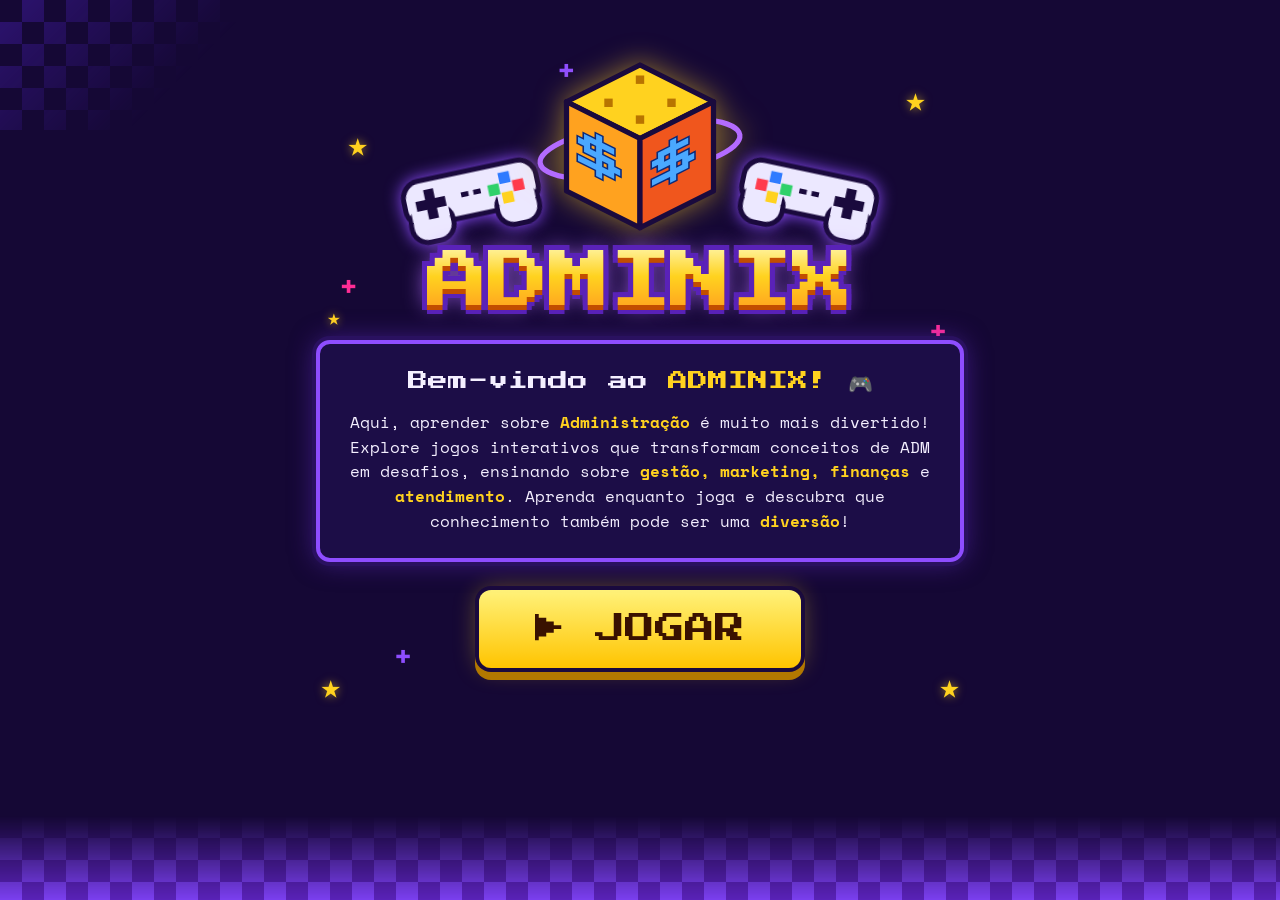
<file: index.html>
<!doctype html>
<html lang="pt-BR">
<head>
<meta charset="utf-8">
<meta name="viewport" content="width=device-width, initial-scale=1, viewport-fit=cover">
<title>Adminix</title>
<link rel="preconnect" href="https://fonts.googleapis.com">
<link rel="preconnect" href="https://fonts.gstatic.com" crossorigin>
<link href="https://fonts.googleapis.com/css2?family=Press+Start+2P&family=Space+Mono:wght@400;700&display=swap" rel="stylesheet">
<link rel="stylesheet" href="style.css">
</head>
<body>

<!-- 1. TELA INICIAL -->
<section id="s-home" class="screen active" aria-labelledby="homeTitle">
  <div class="deco" aria-hidden="true">
    <i class="st" style="top:14%;left:7%">★</i><i class="st" style="top:9%;right:8%">★</i>
    <i class="st sm" style="top:34%;left:4%">★</i><i class="st sm" style="top:38%;right:3%">★</i>
    <i class="st" style="bottom:22%;left:3%">★</i><i class="st" style="bottom:22%;right:3%">★</i>
    <i class="pl pk" style="top:30%;left:6%">✚</i><i class="pl pu" style="top:6%;left:38%">✚</i>
    <i class="pl pu" style="top:48%;left:5%">✚</i><i class="pl pk" style="top:35%;right:5%">✚</i>
    <i class="pl pu" style="top:52%;right:5%">✚</i><i class="pl pu" style="bottom:26%;left:14%">✚</i>
  </div>

  <div class="hero">
    <div class="pads">
      <svg class="pad l" viewBox="0 0 120 72" aria-hidden="true">
        <use href="#gamepad"/>
      </svg>
      <svg class="cube" viewBox="0 0 200 200" aria-hidden="true">
        <g class="ring"><ellipse cx="100" cy="100" rx="96" ry="26" fill="none" stroke="#b36bff" stroke-width="5" transform="rotate(-8 100 100)"/></g>
        <polygon points="100,20 170,55 100,90 30,55" fill="#ffd21f" stroke="#1a0a3d" stroke-width="5" stroke-linejoin="round"/>
        <polygon points="30,55 100,90 100,175 30,140" fill="#ffa21f" stroke="#1a0a3d" stroke-width="5" stroke-linejoin="round"/>
        <polygon points="100,90 170,55 170,140 100,175" fill="#f0561d" stroke="#1a0a3d" stroke-width="5" stroke-linejoin="round"/>
        <g fill="#b87400"><rect x="96" y="30" width="8" height="8"/><rect x="66" y="52" width="8" height="8"/><rect x="126" y="52" width="8" height="8"/><rect x="96" y="68" width="8" height="8"/></g>
        <text transform="matrix(1,0.5,0,1,30,55)" x="11" y="62" font-family="'Press Start 2P',monospace" font-size="46" fill="#4aa8ff" stroke="#0b2a7a" stroke-width="3" paint-order="stroke">$</text>
        <text transform="matrix(1,-0.5,0,1,100,90)" x="11" y="62" font-family="'Press Start 2P',monospace" font-size="46" fill="#4aa8ff" stroke="#0b2a7a" stroke-width="3" paint-order="stroke">$</text>
      </svg>
      <svg class="pad r" viewBox="0 0 120 72" aria-hidden="true">
        <use href="#gamepad"/>
      </svg>
    </div>
    <h1 class="logo" id="homeTitle" data-t="ADMINIX"><span>ADMINIX</span></h1>
  </div>

  <div class="panel">
    <h2>Bem-vindo ao <span class="y">ADMINIX!</span> 🎮</h2>
    <p>Aqui, aprender sobre <b>Administração</b> é muito mais divertido! Explore jogos interativos que transformam conceitos de ADM em desafios, ensinando sobre <b>gestão, marketing, finanças</b> e <b>atendimento</b>. Aprenda enquanto joga e descubra que conhecimento também pode ser uma <b>diversão</b>!</p>
  </div>

  <button class="btn-play" type="button" data-go="name"><span aria-hidden="true">▶</span> JOGAR</button>
</section>

<!-- 2. NOME -->
<section id="s-name" class="screen" aria-labelledby="nameTitle">
  <div class="mini-logo">ADMINIX</div>
  <form class="panel form" id="nameForm" autocomplete="off">
    <h2 id="nameTitle">Qual é o seu <span class="y">nome</span>?</h2>
    <p>Antes de entrar nos jogos, conte quem você é.</p>
    <label for="nameInput" class="lbl">Seu nome</label>
    <input id="nameInput" class="inp" type="text" maxlength="30" required placeholder="Digite seu nome" autocomplete="off">
    <p class="err" id="nameErr" role="alert" hidden>Digite seu nome para continuar.</p>
    <div class="row-btns">
      <button class="btn-sec" type="button" data-go="home">Voltar</button>
      <button class="btn-main" type="submit">Entrar nos jogos</button>
    </div>
  </form>
</section>

<!-- 3. ESCOLHA DOS JOGOS -->
<section id="s-hub" class="screen" aria-labelledby="hubTitle">
  <header class="hub-top">
    <div class="mini-logo">ADMINIX</div>
    <h2 id="hubTitle">Olá, <span class="y" id="hubName"></span>!</h2>
    <p>Jogue na ordem ou escolha o que quiser. Quando terminar, avalie a sua experiência.</p>
  </header>
  <div class="cards" id="cards"></div>
  <button class="btn-main big" type="button" id="rateBtn">★ Terminar e avaliar</button>
</section>

<!-- 4. JOGO -->
<section id="s-play" class="screen" aria-label="Jogo">
  <div class="play-bar">
    <button class="btn-sec" type="button" id="backBtn">← Voltar aos jogos</button>
    <strong id="playTitle"></strong>
  </div>
  <iframe id="frame" title="Jogo" allow="fullscreen"></iframe>
</section>

<!-- 5. AVALIAÇÃO -->
<section id="s-rate" class="screen" aria-labelledby="rateTitle">
  <div class="mini-logo">ADMINIX</div>
  <form class="panel form" id="rateForm">
    <h2 id="rateTitle">Como foi <span class="y">jogar</span>, <span id="rateName"></span>?</h2>
    <p>Dê de 1 a 5 estrelas e, se quiser, deixe um comentário.</p>
    <div class="stars" role="radiogroup" aria-label="Nota de 1 a 5 estrelas" id="stars"></div>
    <p class="err" id="starErr" role="alert" hidden>Escolha de 1 a 5 estrelas.</p>
    <label for="comment" class="lbl">Comentário (opcional)</label>
    <textarea id="comment" class="inp" rows="4" maxlength="500" placeholder="O que você achou? O que aprendeu?"></textarea>
    <div class="row-btns">
      <button class="btn-sec" type="button" id="rateBack">Voltar aos jogos</button>
      <button class="btn-main" type="submit">Enviar e sair</button>
    </div>
  </form>
  <div class="panel gallery-box">
    <h3>Lindos da Vocação</h3>
    <div class="gallery" id="gallery"></div>
  </div>
</section>

<!-- 6. OBRIGADO -->
<section id="s-thanks" class="screen" aria-labelledby="thanksTitle">
  <div class="panel form center">
    <h2 id="thanksTitle">Obrigado, <span class="y" id="thanksName"></span>!</h2>
    <p>Sua avaliação foi salva. Volte sempre ao Adminix!</p>
    <button class="btn-main" type="button" data-go="home">Voltar ao início</button>
  </div>
</section>

<!-- 7. PAINEL DO ADMINISTRADOR -->
<section id="s-admin" class="screen" aria-labelledby="adminTitle">
  <div class="mini-logo">ADMINIX</div>
  <div class="panel admin">
    <h2 id="adminTitle">Painel <span class="y">do administrador</span></h2>
    <div class="sum" id="adminSum"></div>
    <div class="row-btns">
      <button class="btn-sec" type="button" id="adminExit">Sair</button>
      <button class="btn-main" type="button" id="adminCsv">Exportar CSV</button>
    </div>
    <div class="list" id="adminList"></div>
  </div>
</section>

<svg width="0" height="0" style="position:absolute" aria-hidden="true">
  <defs>
    <g id="gamepad">
      <rect x="6" y="12" width="108" height="36" rx="14" fill="#ece8ff" stroke="#1a0a3d" stroke-width="4"/>
      <rect x="8" y="34" width="34" height="28" rx="13" fill="#ece8ff" stroke="#1a0a3d" stroke-width="4"/>
      <rect x="78" y="34" width="34" height="28" rx="13" fill="#ece8ff" stroke="#1a0a3d" stroke-width="4"/>
      <rect x="10" y="30" width="30" height="14" fill="#ece8ff"/><rect x="80" y="30" width="30" height="14" fill="#ece8ff"/>
      <rect x="23" y="20" width="8" height="24" fill="#1a0a3d"/><rect x="15" y="28" width="24" height="8" fill="#1a0a3d"/>
      <rect x="52" y="28" width="6" height="4" fill="#1a0a3d"/><rect x="62" y="28" width="6" height="4" fill="#1a0a3d"/>
      <rect x="84" y="19" width="9" height="9" fill="#2f7bff"/><rect x="94" y="27" width="9" height="9" fill="#ff3b4d"/>
      <rect x="74" y="27" width="9" height="9" fill="#2fd16a"/><rect x="84" y="35" width="9" height="9" fill="#ffd21f"/>
    </g>
  </defs>
</svg>

<script src="storage.js"></script>
<script src="app.js"></script>
</body>
</html>
</file>
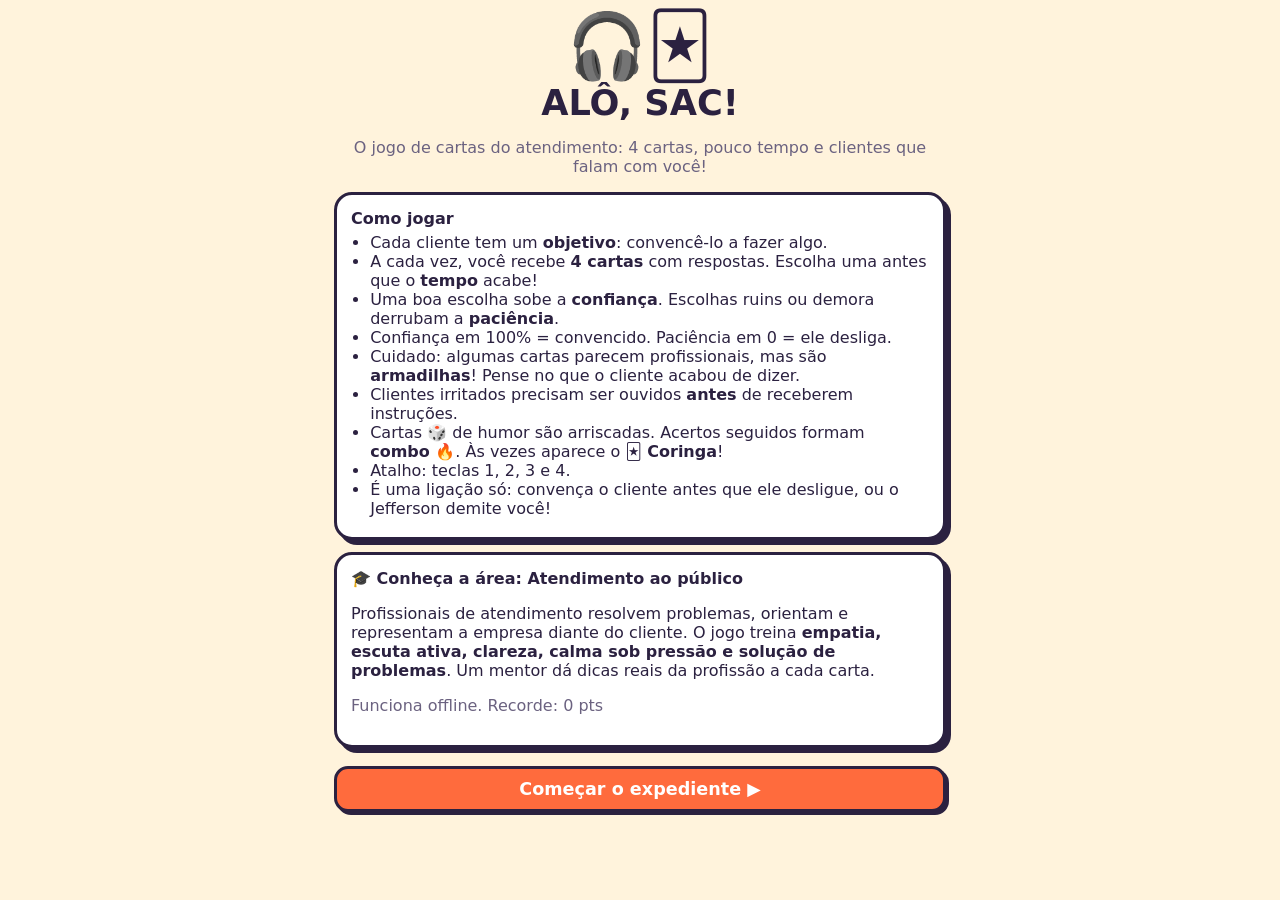
<file: atendimento.html>
<!DOCTYPE html>
<html lang="pt-BR">
<head>
<meta charset="utf-8">
<meta name="viewport" content="width=device-width, initial-scale=1, viewport-fit=cover">
<title>Alô, SAC! Central do Caos</title>
<link rel="stylesheet" href="atendimento.css">
</head>
<body>
<div id="app"></div>
<script src="bridge.js"></script>
<script src="atendimento.js"></script>
</body>
</html>
</file>
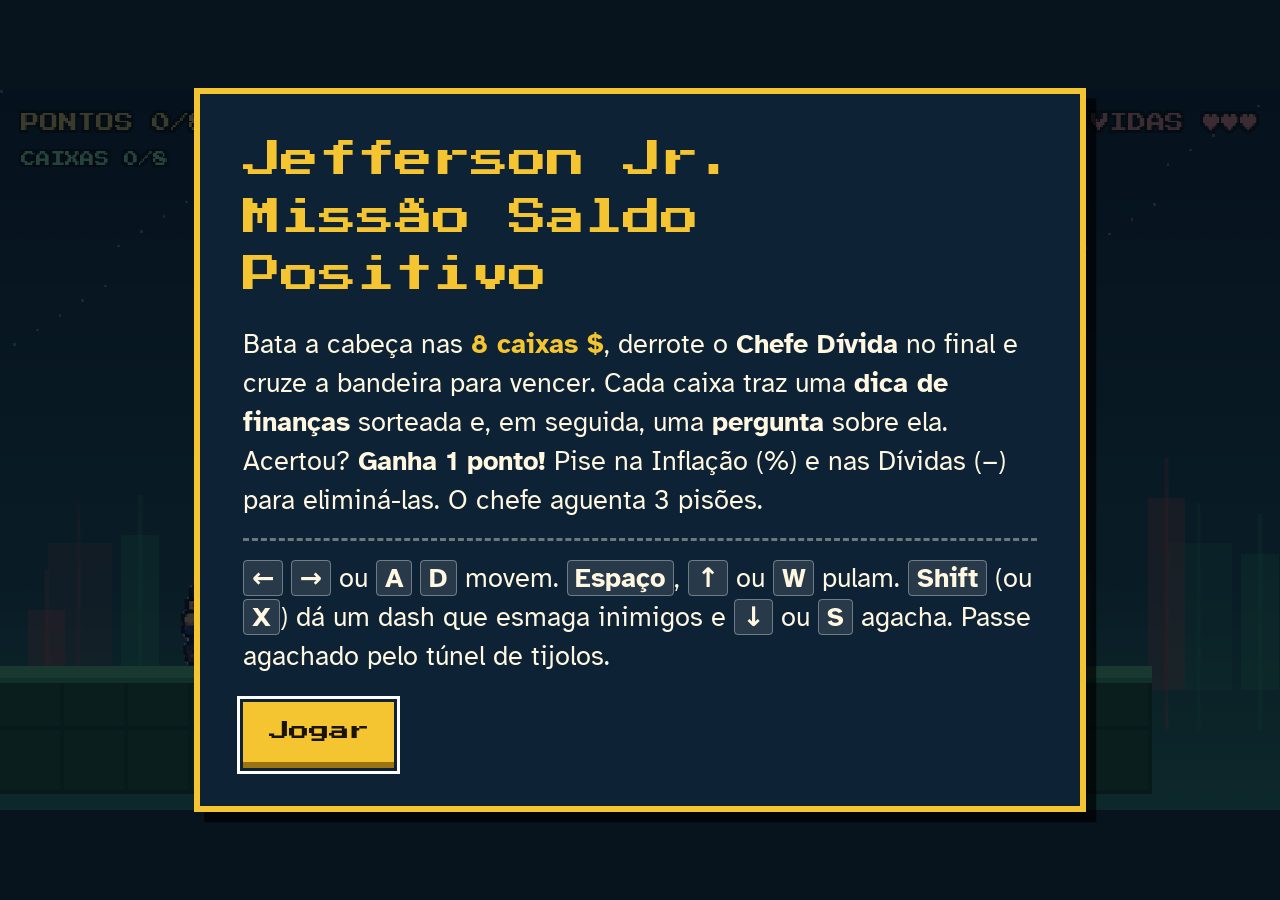
<file: financas.html>
<!doctype html><html lang="pt-BR"><head><meta charset="utf-8">
<meta name="viewport" content="width=device-width, initial-scale=1, viewport-fit=cover">
<title>Jefferson Jr. – Missão Saldo Positivo</title>
<link href="https://fonts.googleapis.com/css2?family=Press+Start+2P&family=Atkinson+Hyperlegible:wght@400;700&display=swap" rel="stylesheet">
<link rel="stylesheet" href="financas.css"></head><body>
<div id="w"><canvas id="c" width="960" height="540" aria-label="Jogo Jefferson Jr."></canvas>
<div id="tc"><div><button data-k="ArrowLeft">◀</button><button data-k="ArrowRight">▶</button></div><div><button data-k="ArrowDown">▼</button><button data-k="Shift">»</button><button data-k=" ">▲</button></div></div>
<div id="ov"></div></div>
<script src="bridge.js"></script>
<script src="financas.js"></script></body></html>
</file>
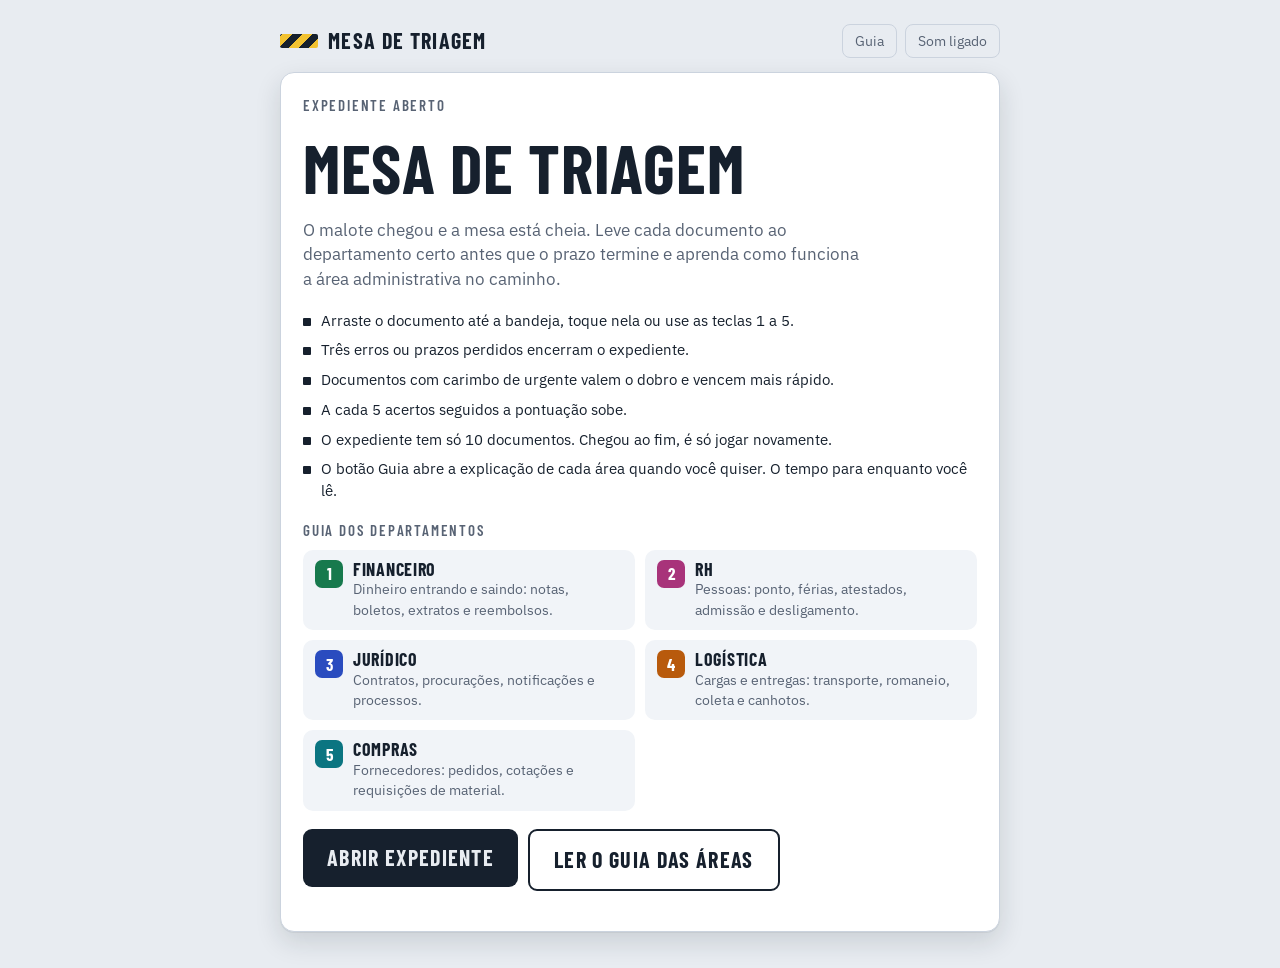
<file: gestao.html>
<!doctype html>
<html lang="pt-BR">
<head>
<meta charset="utf-8">
<meta name="viewport" content="width=device-width, initial-scale=1, viewport-fit=cover">
<title>Mesa de Triagem</title>
<link rel="preconnect" href="https://fonts.googleapis.com">
<link rel="preconnect" href="https://fonts.gstatic.com" crossorigin>
<link rel="stylesheet" href="https://fonts.googleapis.com/css2?family=Barlow+Condensed:wght@600;700&family=IBM+Plex+Mono:wght@400;500&family=IBM+Plex+Sans:wght@400;500;600&display=swap">
<link rel="stylesheet" href="gestao.css">
</head>
<body>
<div class="app">
  <header class="top">
    <div class="brand"><span class="stripe" aria-hidden="true"></span>Mesa de Triagem</div>
    <div class="tools">
      <button id="btnGuiaTopo" class="ghost" type="button">Guia</button>
      <button id="som" class="ghost" type="button" aria-pressed="true">Som ligado</button>
    </div>
  </header>

  <section id="telaInicio" class="panel">
    <div class="kicker">Expediente aberto</div>
    <h1 class="title">Mesa de Triagem</h1>
    <p class="lead">O malote chegou e a mesa está cheia. Leve cada documento ao departamento certo antes que o prazo termine e aprenda como funciona a área administrativa no caminho.</p>
    <ul class="rules">
      <li>Arraste o documento até a bandeja, toque nela ou use as teclas 1 a 5.</li>
      <li>Três erros ou prazos perdidos encerram o expediente.</li>
      <li>Documentos com carimbo de urgente valem o dobro e vencem mais rápido.</li>
      <li>A cada 5 acertos seguidos a pontuação sobe.</li>
      <li>O expediente tem só 10 documentos. Chegou ao fim, é só jogar novamente.</li>
      <li>O botão Guia abre a explicação de cada área quando você quiser. O tempo para enquanto você lê.</li>
    </ul>
    <div>
      <div class="kicker" style="margin-bottom:8px">Guia dos departamentos</div>
      <div class="legend" id="legenda"></div>
    </div>
    <div class="row">
      <button id="btnIniciar" class="btn" type="button">Abrir expediente</button>
      <button id="btnGuiaInicio" class="btn alt" type="button">Ler o guia das áreas</button>
    </div>
    <span class="best" id="recordeInicio"></span>
  </section>

  <section id="telaJogo" hidden>
    <div class="app">
      <div class="hud" aria-label="Painel de pontos">
        <div id="hPontos"><span class="k">Pontos</span><span class="v" id="vPontos">0</span></div>
        <div id="hNivel"><span class="k">Documento</span><span class="v" id="vNivel">1</span></div>
        <div id="hSeq"><span class="k">Sequência</span><span class="v"><span id="vSeq">0</span><small id="vMult"></small></span></div>
        <div id="hErros"><span class="k">Erros</span><div class="pips" id="pips"></div></div>
      </div>
      <div class="stage" id="stage">
        <div class="deck"><div class="doc" id="doc" role="img" aria-label="Documento a ser arquivado"></div></div>
      </div>
      <div class="feedback" id="fb" role="status" aria-live="polite"><span class="chip">Dica</span><p>Arraste o documento até a bandeja certa, toque numa bandeja ou use as teclas 1 a 5.</p></div>
      <div class="trays" id="trays"></div>
      <p class="hint">Teclas 1 a 5 arquivam sem usar o mouse. O botão Guia pausa o jogo e explica cada área.</p>
    </div>
  </section>

  <section id="telaFim" class="panel" hidden>
    <div class="kicker">Fim do expediente</div>
    <div>
      <div class="score-big" id="fScore">0</div>
      <div class="best" id="fRecorde"></div>
    </div>
    <div class="rank" id="fRank"></div>
    <div class="stats">
      <div><b id="fAcertos">0</b><span>documentos arquivados</span></div>
      <div><b id="fSeq">0</b><span>maior sequência</span></div>
      <div><b id="fNivel">1</b><span>erros</span></div>
    </div>
    <div>
      <div class="kicker" style="margin-bottom:8px">Para revisar</div>
      <ul class="review" id="fRevisar"></ul>
    </div>
    <div class="row">
      <button id="btnDeNovo" class="btn" type="button">Jogar novamente</button>
      <button id="btnGuiaFim" class="btn alt" type="button">Guia das áreas</button>
      <button id="btnInicio" class="ghost" type="button">Início</button>
    </div>
  </section>
</div>

<div id="modal" class="modal" hidden>
  <div class="modal-card" role="dialog" aria-modal="true" aria-labelledby="mTitulo" tabindex="-1">
    <div id="mCorpo"></div>
    <div class="modal-actions" id="mAcoes"></div>
  </div>
</div>

<script src="bridge.js"></script>
<script src="gestao-conteudo.js"></script>
<script src="gestao-licoes.js"></script>
<script src="gestao-jogo.js"></script>
</body>
</html>
</file>
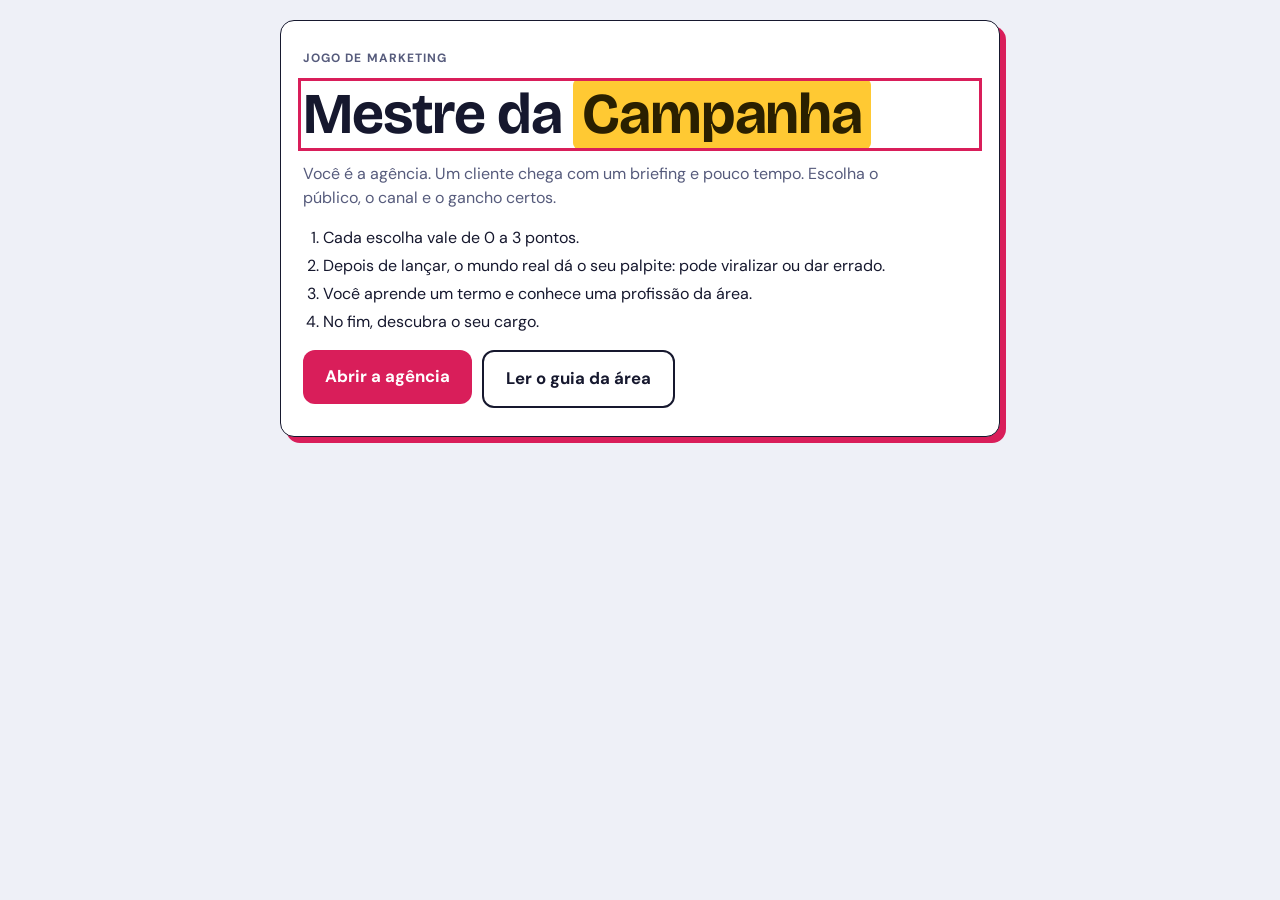
<file: marketing.html>
<!doctype html>
<html lang="pt-BR">
<head>
<meta charset="utf-8">
<meta name="viewport" content="width=device-width, initial-scale=1, viewport-fit=cover">
<title>Mestre da Campanha</title>
<link rel="preconnect" href="https://fonts.googleapis.com">
<link rel="preconnect" href="https://fonts.gstatic.com" crossorigin>
<link rel="stylesheet" href="https://fonts.googleapis.com/css2?family=Bricolage+Grotesque:opsz,wght@12..96,600;12..96,800&family=DM+Sans:wght@400;500;700&display=swap">
<link rel="stylesheet" href="marketing.css">
</head>
<body>
<div class="wrap">
  <div class="hud" id="hud" hidden>
    <div class="brand"><i></i>Mestre da Campanha</div>
    <div class="stats">
      <span class="pill" id="pRound"></span>
      <span class="pill">Pontos <b id="pScore">0</b></span>
      <button class="btn ghost small" type="button" data-act="guide">Guia da área</button>
    </div>
  </div>
  <main id="app"></main>
</div>

<div class="overlay" id="guide" hidden>
  <div class="panel" role="dialog" aria-modal="true" aria-labelledby="guideTitle">
    <div class="panel-head">
      <h2 id="guideTitle">Guia da área de marketing</h2>
      <button class="btn ghost small" type="button" id="guideClose" data-act="guide-close">Fechar</button>
    </div>
    <p class="lead">Consulte quando quiser, até no meio de uma rodada. Cada tópico é curto.</p>

    <details open>
      <summary>O que é marketing?</summary>
      <p>Marketing é tudo que uma empresa faz para entender as pessoas, oferecer algo que elas querem e fazer essa oferta chegar até elas. Vender é só uma parte. Antes vem escutar o cliente e, depois da venda, vem manter a relação.</p>
    </details>
    <details>
      <summary>Os 4 Ps do marketing</summary>
      <ul>
        <li><b>Produto:</b> o que é vendido e que problema resolve.</li>
        <li><b>Preço:</b> quanto custa e de que forma a pessoa paga.</li>
        <li><b>Praça:</b> onde e como o cliente encontra e compra.</li>
        <li><b>Promoção:</b> como a marca comunica e chama atenção. É a parte que você joga aqui.</li>
      </ul>
    </details>
    <details>
      <summary>Público-alvo e persona</summary>
      <p>Público-alvo é o grupo de pessoas com mais chance de querer o produto. Persona é um personagem inventado que representa esse grupo: idade, rotina, o que quer e onde passa o tempo. Quem tenta falar com todo mundo costuma não falar com ninguém.</p>
    </details>
    <details>
      <summary>Canais: orgânico, pago e tradicional</summary>
      <ul>
        <li><b>Orgânico:</b> não se paga para aparecer. Exemplos: posts, newsletter, grupos de mensagem, indicação de clientes.</li>
        <li><b>Pago:</b> a marca paga para o anúncio aparecer, e pode escolher quem vê.</li>
        <li><b>Tradicional:</b> TV, rádio, jornal e outdoor. Alcançam muita gente, custam mais e são mais difíceis de medir.</li>
      </ul>
    </details>
    <details>
      <summary>Gancho e copy</summary>
      <p>Copy é o texto que leva a pessoa a agir. Gancho é a frase que prende a atenção nos primeiros segundos. Um bom gancho é curto, específico e fala de algo que o público sente. Frases genéricas e cheias de jargão passam despercebidas.</p>
    </details>
    <details>
      <summary>Métricas: como saber se funcionou</summary>
      <ul>
        <li><b>Alcance:</b> quantas pessoas viram a campanha.</li>
        <li><b>Engajamento:</b> curtidas, comentários e compartilhamentos.</li>
        <li><b>Conversão:</b> quantas pessoas fizeram a ação desejada, como comprar ou se cadastrar.</li>
        <li><b>CAC:</b> custo para conquistar um cliente novo.</li>
        <li><b>Retenção:</b> quantos clientes voltam a comprar.</li>
      </ul>
    </details>
    <details>
      <summary>Quem trabalha com marketing</summary>
      <ul>
        <li><b>Social media:</b> cuida das redes e conversa com o público.</li>
        <li><b>Redator (copywriter):</b> escreve anúncios, e-mails e textos de site.</li>
        <li><b>Designer:</b> cria a parte visual: logo, posts, embalagens.</li>
        <li><b>Gestor de tráfego:</b> monta e acompanha anúncios pagos.</li>
        <li><b>Analista de dados:</b> lê os números e mostra o que deu certo.</li>
        <li><b>Pesquisador de mercado:</b> descobre o que as pessoas pensam e querem.</li>
        <li><b>Brand manager:</b> cuida da imagem e dos valores da marca.</li>
        <li><b>Assessor de imprensa:</b> leva a marca para jornais, blogs e podcasts.</li>
      </ul>
    </details>
    <details>
      <summary>Marketing com ética</summary>
      <p>Propaganda boa é honesta: não promete o que o produto não entrega. Dados pessoais também têm dono. No Brasil, a LGPD exige que a empresa explique para que usa os dados e respeite a escolha da pessoa.</p>
    </details>
  </div>
</div>

<script src="bridge.js"></script>
<script src="marketing.js"></script>
</body>
</html>
</file>
<file: style.css>
:root{
  --bg:#150835; --bg2:#241055; --purple:#6b2fd6; --purple2:#8e4dff;
  --yellow:#ffd21f; --pink:#ff2d95; --green:#39ff88; --orange:#ff8a1f; --blue:#2f5bff;
  --paper:#f4efff; --ink:#1a0a3d;
  --px:'Press Start 2P',ui-monospace,monospace; --body:'Space Mono',ui-monospace,Menlo,monospace;
}
*{box-sizing:border-box}
[hidden]{display:none!important}
html,body{margin:0;min-height:100%}
body{background:var(--bg);color:var(--paper);font-family:var(--body);font-size:16px;line-height:1.55;
  padding:env(safe-area-inset-top) env(safe-area-inset-right) env(safe-area-inset-bottom) env(safe-area-inset-left)}
body::before,body::after{content:"";position:fixed;pointer-events:none;z-index:0;
  background-image:conic-gradient(#2d1370 25%,transparent 0 50%,#2d1370 0 75%,transparent 0);background-size:44px 44px}
body::before{top:0;left:0;width:240px;height:130px;-webkit-mask-image:linear-gradient(135deg,#000,transparent 70%);mask-image:linear-gradient(135deg,#000,transparent 70%)}
body::after{bottom:0;left:0;right:0;height:84px;background-image:conic-gradient(#7b3ff0 25%,#5a22b8 0 50%,#7b3ff0 0 75%,#5a22b8 0);-webkit-mask-image:linear-gradient(0deg,#000,transparent);mask-image:linear-gradient(0deg,#000,transparent)}
button{font:inherit;cursor:pointer}
:focus-visible{outline:3px solid var(--green);outline-offset:3px}
h1,h2,h3{margin:0}
.y{color:var(--yellow)}

.screen{display:none;position:relative;z-index:1;min-height:100vh;min-height:100dvh;width:100%;max-width:680px;margin:0 auto;padding:24px 16px 110px;flex-direction:column;align-items:center;gap:20px}
.screen.active{display:flex}
#s-play{max-width:none;padding:0;gap:0;height:100vh;height:100dvh;align-items:stretch}

/* ---- inicial ---- */
.deco i{position:absolute;font-style:normal;line-height:1}
.st{color:var(--yellow);font-size:34px;text-shadow:0 0 10px #ffd21f99}.st.sm{font-size:22px}
.pl{font-size:26px}.pk{color:var(--pink)}.pu{color:var(--purple2)}
.hero{width:100%;text-align:center}
.pads{display:flex;justify-content:center;align-items:flex-end;gap:0}
.pad{width:clamp(96px,24vw,150px);flex:none;filter:drop-shadow(0 0 8px #8e4dff)}
.pad.l{transform:rotate(-12deg) translate(14px,-6px)}
.pad.r{transform:scaleX(-1) rotate(-12deg) translate(14px,-6px)}
.cube{width:clamp(150px,38vw,210px);flex:none;filter:drop-shadow(0 0 14px #ffd21f88);animation:float 3s ease-in-out infinite}
.ring{transform-origin:100px 100px;animation:spin 6s linear infinite}
@keyframes float{50%{transform:translateY(-8px)}}
@keyframes spin{to{transform:rotate(360deg)}}
.logo{position:relative;display:inline-block;margin-top:-6px;font-family:var(--px);font-weight:400;font-size:clamp(26px,9.4vw,62px);letter-spacing:-.02em;line-height:1.1}
.logo span,.logo::before{display:block}
.logo::before{content:attr(data-t);position:absolute;inset:0;color:#5a22b8;z-index:0;
  text-shadow:5px 0 #5a22b8,-5px 0 #5a22b8,0 5px #5a22b8,0 -5px #5a22b8,5px 5px #5a22b8,-5px -5px #5a22b8,5px -5px #5a22b8,-5px 5px #5a22b8,0 9px 0 #5a22b8,0 0 22px #b36bff}
.logo span{position:relative;z-index:1;background:linear-gradient(#fff29a 0%,#ffd21f 42%,#ff9a1f 100%);-webkit-background-clip:text;background-clip:text;color:transparent;filter:drop-shadow(0 5px 0 #c24d00)}

.panel{position:relative;z-index:1;width:100%;background:#1c0d47;border:4px solid var(--purple2);border-radius:14px;box-shadow:0 0 0 4px #2a1160,0 0 26px #6b2fd688;padding:22px 22px 24px;text-align:center}
.panel h2{font-family:var(--px);font-weight:400;font-size:clamp(14px,3.6vw,20px);line-height:1.5;margin-bottom:14px}
.panel p{margin:0 0 10px}
.panel b{color:var(--yellow)}
.panel>p:last-child{margin-bottom:0}

.btn-play{font-family:var(--px);font-size:clamp(20px,5vw,30px);color:#3a1200;background:linear-gradient(#fff27a,#ffc400);border:0;border-radius:12px;padding:16px 56px;box-shadow:0 0 0 4px var(--ink),0 8px 0 4px #b27800,0 0 24px #ffd21f66;transition:transform .08s,box-shadow .08s;margin-top:8px}
.btn-play:hover{transform:translateY(-3px)}
.btn-play:active{transform:translateY(5px);box-shadow:0 0 0 4px var(--ink),0 3px 0 4px #b27800}

/* ---- botões e formulários ---- */
.btn-main,.btn-sec{font-family:var(--px);font-size:13px;line-height:1.4;border:0;border-radius:10px;padding:14px 20px}
.btn-main{color:#3a1200;background:linear-gradient(#fff27a,#ffc400);box-shadow:0 0 0 3px var(--ink),0 5px 0 3px #b27800}
.btn-main:hover{filter:brightness(1.08)}
.btn-main:active{transform:translateY(3px)}
.btn-main.big{font-size:15px;padding:18px 26px}
.btn-main.pulse{animation:pulse 1.2s ease-in-out infinite}
@keyframes pulse{50%{box-shadow:0 0 0 3px var(--ink),0 5px 0 3px #b27800,0 0 28px 6px #ffd21fcc}}
.btn-sec{color:var(--paper);background:#33197a;box-shadow:0 0 0 3px var(--purple2)}
.btn-sec:hover{background:#43208f}
.row-btns{display:flex;gap:16px;justify-content:center;flex-wrap:wrap;margin-top:18px}
.mini-logo{font-family:var(--px);font-size:18px;color:var(--yellow);text-shadow:3px 3px 0 var(--purple)}
.form{max-width:520px}
.lbl{display:block;text-align:left;margin:14px 0 6px;font-weight:700;color:var(--green)}
.inp{width:100%;font:inherit;font-size:17px;color:var(--ink);background:var(--paper);border:3px solid var(--purple2);border-radius:10px;padding:12px 14px}
.inp:focus{outline:3px solid var(--green);outline-offset:2px}
textarea.inp{resize:vertical}
.err{color:#ff8fb8;font-weight:700;margin:8px 0 0!important}
.center p{margin-bottom:18px!important}

/* ---- escolha dos jogos ---- */
.hub-top{text-align:center;width:100%}
.hub-top h2{font-family:var(--px);font-weight:400;font-size:clamp(16px,4.4vw,24px);margin:14px 0 8px}
.hub-top p{margin:0;opacity:.85}
.cards{display:grid;grid-template-columns:repeat(auto-fit,minmax(250px,1fr));gap:16px;width:100%}
.card{--c:var(--green);position:relative;display:flex;flex-direction:column;gap:8px;text-align:left;background:#22104f;border:4px solid var(--c);border-radius:14px;padding:18px 16px 16px;box-shadow:0 6px 0 color-mix(in srgb,var(--c) 45%,#000)}
.card .n{position:absolute;top:-4px;right:-4px;background:var(--c);color:var(--ink);font-family:var(--px);font-size:12px;padding:8px 10px;border-radius:0 10px 0 10px}
.card .ic{font-size:40px;line-height:1}
.card h3{font-family:var(--px);font-weight:400;font-size:15px;color:var(--c)}
.card .t{font-weight:700}
.card p{margin:0;font-size:14px;opacity:.9;flex:1}
.card .go{font-family:var(--px);font-size:12px;color:var(--ink);background:var(--c);border:0;border-radius:8px;padding:12px;margin-top:6px}
.card .go:hover{filter:brightness(1.12)}
.card.soon{opacity:.6;border-style:dashed}
.card.soon .go{background:#3a2b6e;color:#cfc3ff;cursor:not-allowed}
.card .ok{font-family:var(--px);font-size:10px;color:var(--green)}

/* ---- jogo ---- */
.play-bar{display:flex;align-items:center;gap:14px;padding:8px 12px;background:#1c0d47;border-bottom:4px solid var(--purple2);flex:none}
.play-bar .btn-sec{padding:10px 14px;font-size:11px}
.play-bar strong{font-family:var(--px);font-size:12px;color:var(--yellow);line-height:1.4}
#frame{flex:1;width:100%;border:0;background:#000;min-height:0}

/* ---- avaliação ---- */
.stars{display:flex;gap:6px;justify-content:center;margin:10px 0 4px}
.star{background:none;border:0;padding:2px 4px;font-size:clamp(34px,10vw,48px);line-height:1;color:#4b3590;transition:transform .1s}
.star.on{color:var(--yellow);text-shadow:0 0 12px #ffd21faa}
.star:hover{transform:scale(1.15)}
.gallery-box h3{font-family:var(--px);font-weight:400;font-size:13px;color:var(--pink);margin-bottom:12px}
.gallery{display:grid;grid-template-columns:repeat(auto-fit,minmax(130px,1fr));gap:12px}
.slot{aspect-ratio:4/3;border-radius:10px;border:3px dashed var(--purple2);background:#150a38;display:grid;place-items:center;overflow:hidden;color:#a994ff;font-size:13px;text-align:center;padding:6px}
.slot img{width:100%;height:100%;object-fit:cover;display:block}
.slot.has{border-style:solid;padding:0}

/* ---- admin ---- */
.admin{max-width:640px;text-align:left}
.admin h2{text-align:center}
.sum{display:flex;gap:12px;flex-wrap:wrap;justify-content:center}
.sum div{background:#2a1160;border:3px solid var(--purple2);border-radius:10px;padding:10px 16px;text-align:center}
.sum b{display:block;font-family:var(--px);font-size:20px;color:var(--green);font-weight:400}
.list{display:flex;flex-direction:column;gap:12px;margin-top:20px}
.item{background:#26125b;border:3px solid var(--purple);border-radius:10px;padding:12px 14px}
.item .top{display:flex;justify-content:space-between;gap:10px;flex-wrap:wrap;align-items:baseline}
.item .nm{font-weight:700;font-size:18px;overflow-wrap:anywhere}
.item .stv{color:var(--yellow);letter-spacing:2px;font-size:20px}
.item .meta{font-size:13px;opacity:.75}
.item p{margin:8px 0 0!important;overflow-wrap:anywhere;white-space:pre-wrap}
.item p.none{opacity:.55;font-style:italic}
.empty{text-align:center;opacity:.8;margin-top:18px}

@media (max-width:480px){.panel{padding:18px 14px 20px}.row-btns .btn-main,.row-btns .btn-sec{flex:1 1 100%}}
@media (prefers-reduced-motion:reduce){*{animation:none!important;transition:none!important}}
</file>
<file: atendimento.css>
:root{box-sizing:border-box;padding-top:env(safe-area-inset-top,0px);padding-bottom:env(safe-area-inset-bottom,0px);--bg:#fff3dc;--card:#ffffff;--ink:#2b2140;--mut:#6b6280;--pri:#ff6b3d;--ok:#1f9d63;--bad:#e5484d;--line:#2b2140;--bar:#e9e1f5;--me:#ffd9c9;--tip:#d8f3e6}
html{scroll-padding-top:env(safe-area-inset-top,0px);height:100%}
@media (prefers-color-scheme:dark){:root:not([data-theme="light"]){--bg:#1b1430;--card:#2a2045;--ink:#f6efff;--mut:#b9add6;--line:#f6efff;--bar:#3d3162;--me:#6a3a52;--tip:#1f4a3b;color-scheme:dark}}
:root[data-theme="dark"]{--bg:#1b1430;--card:#2a2045;--ink:#f6efff;--mut:#b9add6;--line:#f6efff;--bar:#3d3162;--me:#6a3a52;--tip:#1f4a3b;color-scheme:dark}
*{box-sizing:border-box}
body{margin:0;min-height:100%;background:var(--bg);color:var(--ink);font-family:"Trebuchet MS","Segoe UI",system-ui,sans-serif;display:flex;justify-content:center}
#app{width:100%;max-width:640px;padding:14px}
h1{font-size:2.2rem;margin:.2em 0;text-align:center;line-height:1.05}
h2{margin:.3em 0}
.card{background:var(--card);border:3px solid var(--line);border-radius:18px;padding:14px;box-shadow:5px 5px 0 var(--line);margin:12px 0}
.big{font-size:4rem;text-align:center;line-height:1}
.mut{color:var(--mut)}.c{text-align:center}
button{font:inherit;font-weight:700;color:var(--ink);background:var(--card);border:3px solid var(--line);border-radius:14px;padding:10px 12px;box-shadow:3px 3px 0 var(--line);cursor:pointer;text-align:left;width:100%;margin:6px 0}
button:active{transform:translate(2px,2px);box-shadow:1px 1px 0 var(--line)}
button.go{background:var(--pri);color:#fff;text-align:center;font-size:1.1rem}
button:disabled{opacity:.5;cursor:default}
button.sm{width:auto;margin:0;padding:4px 10px;font-size:.9rem}
.bar{height:14px;background:var(--bar);border:2px solid var(--line);border-radius:10px;overflow:hidden}
.bar i{display:block;height:100%;transition:width .4s}
.row{display:flex;justify-content:space-between;align-items:center;gap:8px;font-weight:700;font-size:.85rem;flex-wrap:wrap}
.head{display:flex;gap:12px;align-items:center}.head .em{font-size:3rem}
#log{max-height:34vh;overflow-y:auto;display:flex;flex-direction:column;gap:8px;padding:4px 2px}
.m{padding:9px 12px;border-radius:14px;max-width:86%;line-height:1.3;word-wrap:break-word}
.m.c{background:var(--bar);align-self:flex-start;text-align:left}
.m.a{background:var(--me);align-self:flex-end}
.sug button{font-weight:600;font-size:.92rem;padding:8px 10px;margin:4px 0}
.inp{display:flex;gap:8px;margin-top:8px}
input{font:inherit;flex:1;min-width:0;padding:10px;border:3px solid var(--line);border-radius:12px;background:var(--card);color:var(--ink)}
.inp button{width:auto;margin:0;text-align:center}
.inp button.rec{background:var(--bad);color:#fff;animation:pl 1s infinite}
@keyframes pl{50%{opacity:.6}}
.goal{font-size:.9rem;background:var(--bar);border-radius:10px;padding:6px 10px;margin-top:8px}
.tip{font-size:.9rem;background:var(--tip);border:2px dashed var(--ok);border-radius:10px;padding:8px 10px;margin-top:8px;line-height:1.3}
.hearts{letter-spacing:2px}
ul{margin:.3em 0;padding-left:1.2em}

.cards{display:grid;grid-template-columns:1fr 1fr;gap:10px;margin:8px 0}
.cd{position:relative;margin:0;padding:26px 12px 12px;min-height:110px;font-size:.95rem;line-height:1.3;transition:transform .15s}
.cd:hover:not(:disabled){transform:translateY(-3px) rotate(-1deg)}
.cd .nm{position:absolute;top:4px;left:8px;font-size:.8rem;opacity:.6}
.cd .su{position:absolute;top:2px;right:8px;font-size:1.1rem}
.cd.s1 .su,.cd.s2 .su{color:var(--bad)}
.cd.pg{background:var(--ok);color:#fff;transform:scale(1.04) rotate(1deg)}
.cd.pb{background:var(--bad);color:#fff;transform:scale(.97)}
.tbar{margin-bottom:6px}.tbar i{transition:width .1s linear}
@media (max-width:480px){.cards{grid-template-columns:1fr}.cd{min-height:0}}
#log{display:flex;flex-direction:column;gap:6px;margin-top:8px;max-height:30vh;overflow-y:auto}
</file>
<file: financas.css>
:root{box-sizing:border-box;padding-top:env(safe-area-inset-top,0px);padding-bottom:env(safe-area-inset-bottom,0px);--gold:#f5c431;--mint:#5fd38d;--paper:#fff7e0;--ink:#1a1405}
html{scroll-padding-top:env(safe-area-inset-top,0px)}
html,body{height:100%;margin:0;background:#07131d;color:var(--paper);font-family:'Atkinson Hyperlegible',system-ui,sans-serif}
body{display:flex;align-items:center;justify-content:center}
#w{position:relative;width:min(100vw,calc((100vh - 12px)*16/9));aspect-ratio:16/9;container-type:inline-size}
canvas#c{width:100%;height:100%;display:block;image-rendering:pixelated;background:#0f2a43}
#ov{position:absolute;inset:0;display:flex;align-items:center;justify-content:center;background:rgba(5,14,22,.78);padding:3cqw}
#ov[hidden]{display:none}
.card{background:var(--paper);color:var(--ink);max-width:62cqw;padding:3cqw 3.4cqw;border:.5cqw solid #7a5200;box-shadow:.8cqw .8cqw 0 #000a;text-align:left;font-size:max(14px,2.1cqw);line-height:1.45}
.card.dark{background:#0d2234;color:var(--paper);border-color:var(--gold)}
.card h1,.card h2{font-family:'Press Start 2P',monospace;font-weight:400;font-size:max(12px,2.2cqw);line-height:1.5;margin:0 0 1.6cqw}
.card h1{font-size:max(14px,3cqw);color:var(--gold)}
.card hr{border:0;border-top:.3cqw dashed currentColor;opacity:.4;margin:1.4cqw 0}
.card p{margin:0 0 1cqw}.card kbd{background:#ffffff1c;border:1px solid #fff5;border-radius:4px;padding:0 .6cqw;font:inherit;font-weight:700}
button{font:inherit;font-family:'Press Start 2P',monospace;font-size:max(11px,1.6cqw);background:var(--gold);color:var(--ink);border:0;border-bottom:.5cqw solid #9b7410;padding:1.2cqw 2cqw;cursor:pointer;margin-top:1cqw}
button:focus-visible{outline:3px solid #fff;outline-offset:3px}
#tc{display:none;position:absolute;left:0;right:0;bottom:2cqw;justify-content:space-between;padding:0 3cqw;pointer-events:none}
#tc div{display:flex;gap:2cqw}#tc button{pointer-events:auto;width:9cqw;height:9cqw;padding:0;border-radius:50%;font-size:3cqw;opacity:.75;touch-action:none}
@media (pointer:coarse){#tc{display:flex}}
.o{display:block;width:100%;text-align:left;margin:.8cqw 0;font-family:inherit;font-size:max(14px,2cqw)}
</file>
<file: gestao.css>
/* Layout: uma coluna de mesa de escritorio. Painel de pontos no topo, o documento atual no centro, bandejas dos departamentos ao alcance do polegar. */
:root{
  --bg:#e8ecf1; --surface:#ffffff; --surface-2:#f1f4f8; --ink:#16202d; --muted:#586374; --line:#cbd3de;
  --paper:#fffef9; --paper-ink:#16202d; --paper-muted:#5a6575; --paper-line:#d6dae1;
  --good:#17794d; --warn:#b7791f; --bad:#c62f26; --focus:#2a4cbf;
  --haz:#f2c230; --hazdark:#16202d;
  --c-fin:#17794d; --c-rh:#a8337a; --c-jur:#2a4cbf; --c-log:#b85a0c; --c-com:#0b7581; --on-c:#ffffff;
  --shadow:0 1px 0 rgba(22,32,45,.06),0 10px 26px rgba(22,32,45,.14);
  --scrim:rgba(22,32,45,.62); color-scheme:light;
  --f-display:'Barlow Condensed','Arial Narrow',Arial,sans-serif;
  --f-body:'IBM Plex Sans',system-ui,-apple-system,'Segoe UI',Roboto,sans-serif;
  --f-mono:'IBM Plex Mono',ui-monospace,Menlo,Consolas,monospace;
}
@media (prefers-color-scheme: dark){
  :root:not([data-theme="light"]){
    --bg:#101823; --surface:#192435; --surface-2:#223148; --ink:#e9eef5; --muted:#9aa7b9; --line:#2c3b52;
    --paper:#f1f0ea; --paper-ink:#16202d; --paper-muted:#566172; --paper-line:#cfd3da;
    --good:#4cc38a; --warn:#e3b341; --bad:#ff6b5e; --focus:#8fa8ff; --hazdark:#0b111a;
    --c-fin:#4cc38a; --c-rh:#e58ac0; --c-jur:#8fa8ff; --c-log:#ffa352; --c-com:#52cbd8; --on-c:#0e1520;
    --shadow:0 1px 0 rgba(0,0,0,.3),0 10px 26px rgba(0,0,0,.45); --scrim:rgba(0,0,0,.7);
    color-scheme:dark;
  }
}
:root[data-theme="dark"]{
  --bg:#101823; --surface:#192435; --surface-2:#223148; --ink:#e9eef5; --muted:#9aa7b9; --line:#2c3b52;
  --paper:#f1f0ea; --paper-ink:#16202d; --paper-muted:#566172; --paper-line:#cfd3da;
  --good:#4cc38a; --warn:#e3b341; --bad:#ff6b5e; --focus:#8fa8ff; --hazdark:#0b111a;
  --c-fin:#4cc38a; --c-rh:#e58ac0; --c-jur:#8fa8ff; --c-log:#ffa352; --c-com:#52cbd8; --on-c:#0e1520;
  --shadow:0 1px 0 rgba(0,0,0,.3),0 10px 26px rgba(0,0,0,.45); --scrim:rgba(0,0,0,.7);
  color-scheme:dark;
}
*{box-sizing:border-box}
[hidden]{display:none!important}
body{
  background:var(--bg); color:var(--ink); font-family:var(--f-body); font-size:16px; line-height:1.45;
  padding-block:16px 28px;
  padding-left:max(16px,env(safe-area-inset-left,0px));
  padding-right:max(16px,env(safe-area-inset-right,0px));
  -webkit-tap-highlight-color:transparent;
}
.app{max-width:720px;margin:0 auto;display:flex;flex-direction:column;gap:14px}
button{font:inherit;color:inherit;cursor:pointer}
:focus-visible{outline:3px solid var(--focus);outline-offset:2px}

/* Cabecalho */
.top{display:flex;align-items:center;justify-content:space-between;flex-wrap:wrap;gap:10px 12px}
.tools{display:flex;gap:8px}
.brand{display:flex;align-items:center;gap:10px;font-family:var(--f-display);font-weight:700;font-size:22px;letter-spacing:.06em;text-transform:uppercase}
.stripe{display:inline-block;width:38px;height:14px;border-radius:2px;background:repeating-linear-gradient(-45deg,var(--haz) 0 7px,var(--hazdark) 7px 14px)}
.ghost{background:transparent;border:1px solid var(--line);border-radius:8px;padding:6px 12px;font-size:14px;color:var(--muted)}
.ghost:hover{color:var(--ink);border-color:var(--muted)}

/* Paineis */
.panel{background:var(--surface);border:1px solid var(--line);border-radius:14px;padding:22px;box-shadow:var(--shadow);display:flex;flex-direction:column;gap:18px}
h1,h2,h3{margin:0;text-wrap:balance}
.title{font-family:var(--f-display);font-weight:700;font-size:clamp(44px,12vw,68px);line-height:.95;text-transform:uppercase;letter-spacing:.01em}
.lead{margin:0;font-size:17px;color:var(--muted);max-width:56ch}
.kicker{font-family:var(--f-display);font-weight:600;font-size:15px;letter-spacing:.12em;text-transform:uppercase;color:var(--muted)}
.rules{margin:0;padding:0;list-style:none;display:grid;gap:8px;font-size:15px}
.rules li{display:flex;gap:10px}
.rules li::before{content:"";flex:none;width:8px;height:8px;margin-top:8px;background:var(--ink);border-radius:1px}
.legend{display:grid;grid-template-columns:repeat(auto-fit,minmax(230px,1fr));gap:10px}
.legend-item{display:flex;gap:10px;align-items:flex-start;background:var(--surface-2);border-radius:10px;padding:10px 12px;min-width:0}
.swatch{flex:none;width:28px;height:28px;border-radius:7px;background:var(--c);color:var(--on-c);display:grid;place-items:center;font-family:var(--f-display);font-weight:700;font-size:17px}
.legend-item b{font-family:var(--f-display);font-size:18px;letter-spacing:.04em;text-transform:uppercase;display:block;line-height:1.1}
.legend-item span.d{font-size:14px;color:var(--muted);display:block}
.btn{align-self:flex-start;background:var(--ink);color:var(--bg);border:0;border-radius:9px;padding:13px 24px;font-family:var(--f-display);font-weight:700;font-size:22px;letter-spacing:.06em;text-transform:uppercase;transition:transform .12s}
.btn:hover{transform:translateY(-2px)}
.btn.alt{background:transparent;color:var(--ink);border:2px solid var(--ink)}
.row{display:flex;gap:10px;flex-wrap:wrap;align-items:center}
.best{font-family:var(--f-mono);font-size:14px;color:var(--muted)}

/* Painel de pontos */
.hud{display:grid;grid-template-columns:repeat(4,1fr);gap:8px}
.hud div{background:var(--surface);border:1px solid var(--line);border-radius:10px;padding:8px 10px;min-width:0}
.hud .k{display:block;font-family:var(--f-display);font-weight:600;font-size:13px;letter-spacing:.12em;text-transform:uppercase;color:var(--muted)}
.hud .v{display:block;font-family:var(--f-display);font-weight:700;font-size:28px;line-height:1.1;font-variant-numeric:tabular-nums}
.hud .v small{font-family:var(--f-mono);font-weight:500;font-size:12px;color:var(--muted);margin-left:4px}
.hud .pulse{animation:pulse .6s ease-out}
@keyframes pulse{0%{transform:scale(1)}30%{transform:scale(1.07);border-color:var(--ink)}100%{transform:scale(1)}}
.pips{display:flex;gap:5px;margin-top:5px}
.pip{width:18px;height:18px;border-radius:4px;border:2px solid var(--ink);display:grid;place-items:center;font-size:12px;font-weight:700;line-height:1}
.pip.used{background:var(--bad);border-color:var(--bad);color:var(--on-c)}

/* Mesa */
.stage{position:relative;padding:10px 0 4px}
.deck{position:relative;max-width:380px;margin:0 auto}
.deck::before,.deck::after{content:"";position:absolute;inset:0;background:var(--paper);border:1px solid var(--paper-line);border-radius:8px;z-index:0}
.deck::before{transform:rotate(-3deg) translate(-6px,7px)}
.deck::after{transform:rotate(2.2deg) translate(7px,4px)}
.doc{position:relative;z-index:1;min-height:236px;background:var(--paper);color:var(--paper-ink);border:1px solid var(--paper-line);border-radius:8px;box-shadow:var(--shadow);cursor:grab;touch-action:none;user-select:none;-webkit-user-select:none;transition:transform .22s cubic-bezier(.2,.9,.3,1.2);overflow:hidden}
.doc.dragging{transition:none;cursor:grabbing}
.doc-time{height:8px;background:var(--paper-line)}
.doc-time i{display:block;height:100%;width:100%;transform-origin:left center;background:var(--good)}
.doc-time i[data-state="warn"]{background:var(--warn)}
.doc-time i[data-state="bad"]{background:var(--bad)}
.doc-body{padding:16px 18px 14px;display:flex;flex-direction:column;gap:12px}
.doc-meta{display:flex;justify-content:space-between;align-items:center;gap:8px;font-family:var(--f-mono);font-size:12px;color:var(--paper-muted);min-height:28px}
.stamp{border:3px solid var(--bad);color:var(--bad);border-radius:6px;padding:1px 8px;font-family:var(--f-display);font-weight:700;font-size:16px;letter-spacing:.08em;text-transform:uppercase;transform:rotate(-5deg);background:var(--paper)}
.doc.urgent{border-color:var(--bad)}
.doc-title{font-family:var(--f-display);font-weight:700;font-size:clamp(28px,8vw,36px);line-height:1;text-transform:uppercase;letter-spacing:.01em}
.doc-fields{margin:0;display:grid;gap:0}
.doc-fields div{display:flex;justify-content:space-between;gap:12px;padding:6px 0;border-bottom:1px dashed var(--paper-line)}
.doc-fields dt{font-family:var(--f-display);font-weight:600;font-size:14px;letter-spacing:.1em;text-transform:uppercase;color:var(--paper-muted);flex:none}
.doc-fields dd{margin:0;font-family:var(--f-mono);font-size:13px;text-align:right;min-width:0;overflow-wrap:anywhere}
.barcode{height:26px;margin-top:2px;background:repeating-linear-gradient(90deg,var(--paper-ink) 0 2px,transparent 2px 4px,var(--paper-ink) 4px 5px,transparent 5px 8px,var(--paper-ink) 8px 11px,transparent 11px 13px);opacity:.85}
.verdict{position:absolute;inset:0;display:grid;place-items:center;pointer-events:none;opacity:0}
.verdict::before{font-family:var(--f-display);font-weight:700;font-size:44px;letter-spacing:.1em;text-transform:uppercase;border:5px solid currentColor;border-radius:10px;padding:0 16px;transform:rotate(-10deg);background:color-mix(in srgb,var(--paper) 80%,transparent)}
.doc.right .verdict{opacity:1;color:var(--good)}
.doc.right .verdict::before{content:"Arquivado"}
.doc.wrong .verdict{opacity:1;color:var(--bad)}
.doc.wrong .verdict::before{content:"Devolvido"}
.doc.late .verdict{opacity:1;color:var(--bad)}
.doc.late .verdict::before{content:"Prazo"}
.pop{position:absolute;left:50%;top:18%;z-index:3;font-family:var(--f-display);font-weight:700;font-size:34px;pointer-events:none;animation:pop .9s ease-out forwards}
.pop.good{color:var(--good)}
.pop.bad{color:var(--bad)}
@keyframes pop{0%{opacity:0;transform:translate(-50%,10px)}20%{opacity:1}100%{opacity:0;transform:translate(-50%,-60px)}}

/* Aviso da ultima jogada */
.feedback{min-height:118px;background:var(--surface);border:1px solid var(--line);border-radius:10px;padding:12px 14px;display:flex;gap:10px;align-items:flex-start;font-size:15px}
.chip{flex:none;display:inline-block;border-radius:5px;padding:2px 9px;font-family:var(--f-display);font-weight:700;font-size:14px;letter-spacing:.1em;text-transform:uppercase;background:var(--ink);color:var(--bg)}
.chip.ok{background:var(--good);color:var(--on-c)}
.chip.no{background:var(--bad);color:var(--on-c)}
.chip.dep{background:var(--c);color:var(--on-c)}
.feedback p{margin:0;min-width:0}

/* Bandejas */
.trays{display:grid;grid-template-columns:repeat(5,1fr);gap:10px}
.tray{position:relative;display:flex;flex-direction:column;align-items:flex-start;gap:4px;min-height:118px;min-width:0;padding:10px 10px 0;background:var(--surface);border:2px solid var(--line);border-top:8px solid var(--c);border-radius:6px 6px 10px 10px;text-align:left;overflow:hidden;transition:transform .15s,background .15s,border-color .15s}
.tray:hover,.tray.over{transform:translateY(-4px);background:color-mix(in srgb,var(--c) 13%,var(--surface));border-color:var(--c)}
.tray.bump{animation:bump .3s ease-out}
@keyframes bump{0%{transform:translateY(0)}35%{transform:translateY(5px)}100%{transform:translateY(0)}}
.tray-key{width:24px;height:24px;border-radius:6px;background:var(--c);color:var(--on-c);display:grid;place-items:center;font-family:var(--f-mono);font-weight:500;font-size:13px}
.tray-name{font-family:var(--f-display);font-weight:700;font-size:19px;line-height:1;letter-spacing:.03em;text-transform:uppercase;overflow-wrap:anywhere}
.tray-count{font-family:var(--f-mono);font-size:12px;color:var(--muted)}
.pile{position:absolute;left:10px;right:10px;bottom:0;height:3px;background:repeating-linear-gradient(0deg,var(--paper) 0 2px,var(--paper-line) 2px 3px);border:1px solid var(--paper-line);border-bottom:0;border-radius:3px 3px 0 0;transition:height .25s}
.hint{margin:0;text-align:center;font-size:13px;color:var(--muted)}

/* Fim de jogo */
.score-big{font-family:var(--f-display);font-weight:700;font-size:clamp(64px,18vw,104px);line-height:.9;font-variant-numeric:tabular-nums}
.rank{font-family:var(--f-display);font-weight:700;font-size:26px;text-transform:uppercase;letter-spacing:.04em}
.stats{display:grid;grid-template-columns:repeat(3,1fr);gap:8px}
.stats div{background:var(--surface-2);border-radius:10px;padding:10px 12px;min-width:0}
.stats b{display:block;font-family:var(--f-display);font-size:28px;line-height:1.1;font-variant-numeric:tabular-nums}
.stats span{font-size:13px;color:var(--muted)}
.review{margin:0;padding:0;list-style:none;display:grid;gap:8px}
.review li{display:flex;gap:10px;align-items:center;justify-content:space-between;background:var(--surface-2);border-radius:10px;padding:9px 12px;font-size:15px}
.review li span.n{min-width:0;font-weight:500}

@media (max-width:560px){
  .panel{padding:18px}
  .trays{grid-template-columns:repeat(6,1fr)}
  .tray:nth-child(-n+3){grid-column:span 2}
  .tray:nth-child(n+4){grid-column:span 3}
  .tray{min-height:98px}
  .hud .v{font-size:24px}
  .stats b{font-size:24px}
}
@media (prefers-reduced-motion: reduce){
  *,*::before,*::after{animation-duration:.01ms!important;animation-iteration-count:1!important;transition-duration:.01ms!important}
}

/* Feedback com fato do dia a dia */
.feedback .fato{display:block;margin-top:6px;font-size:14px;color:var(--muted)}
.feedback .fato b{color:var(--ink);font-weight:600}
button.chip{border:0;cursor:pointer}
button.chip:hover{filter:brightness(1.08)}
.btn.sm{font-size:19px;padding:10px 20px}
.ghost{white-space:nowrap}

/* Janela de mentoria e guia */
body.modal-open{overflow:hidden}
.modal{position:fixed;inset:0;z-index:50;display:grid;place-items:center;background:var(--scrim);
  padding-top:max(16px,env(safe-area-inset-top,0px));padding-bottom:max(16px,env(safe-area-inset-bottom,0px));
  padding-left:max(16px,env(safe-area-inset-left,0px));padding-right:max(16px,env(safe-area-inset-right,0px))}
.modal-card{width:100%;max-width:640px;max-height:calc(100vh - 32px);max-height:calc(100dvh - 32px);overflow-y:auto;background:var(--surface);border:1px solid var(--line);border-radius:14px;padding:22px;box-shadow:var(--shadow);display:flex;flex-direction:column;gap:18px}
.modal-card:focus{outline:none}
.modal-actions{display:flex;gap:10px;flex-wrap:wrap;justify-content:flex-end;position:sticky;bottom:-22px;background:var(--surface);padding:12px 0 2px;margin-bottom:-2px;border-top:1px solid var(--line)}
.mentor-bar{display:flex;align-items:center;gap:10px}
.mentor-note{margin:0;font-size:14px;color:var(--muted)}
.lesson{display:flex;flex-direction:column;gap:16px}
.lesson-head{display:flex;align-items:center;gap:14px}
.lesson-badge{flex:none;min-width:56px;height:56px;padding:0 8px;border-radius:10px;background:var(--c);color:var(--on);display:grid;place-items:center;font-family:var(--f-display);font-weight:700;font-size:24px;letter-spacing:.06em}
.lesson-head>div{min-width:0}
.lesson-title{font-family:var(--f-display);font-weight:700;font-size:clamp(26px,7vw,40px);line-height:1;text-transform:uppercase;overflow-wrap:anywhere}
.blk-h{margin:0 0 8px;font-family:var(--f-display);font-weight:600;font-size:15px;letter-spacing:.12em;text-transform:uppercase;color:var(--muted)}
.blk-p{margin:0;font-size:16px;max-width:60ch}
.blk-list{margin:0;padding:0;list-style:none;display:grid;gap:8px;font-size:15px}
.blk-list li{display:flex;gap:10px}
.blk-list li::before{content:"";flex:none;width:8px;height:8px;margin-top:8px;background:var(--c);border-radius:1px}
.blk-chips{display:flex;flex-wrap:wrap;gap:6px}
.blk-chips span{background:var(--surface-2);border:1px solid var(--line);border-radius:6px;padding:3px 10px;font-size:14px}
.gloss{margin:0;display:grid}
.gloss div{padding:8px 0;border-bottom:1px dashed var(--line)}
.gloss div:last-child{border-bottom:0}
.gloss dt{font-family:var(--f-display);font-weight:700;font-size:18px;letter-spacing:.04em;text-transform:uppercase}
.gloss dd{margin:0;font-size:15px;color:var(--muted)}
.blk-tip{background:color-mix(in srgb,var(--c) 14%,var(--surface));border-radius:10px;padding:12px 14px}
.blk-tip b{display:block;font-family:var(--f-display);font-weight:700;font-size:16px;letter-spacing:.1em;text-transform:uppercase}
.blk-tip p{margin:4px 0 0;font-size:15px}
.tip-sec{display:flex;flex-direction:column;gap:12px;padding-top:6px;border-top:1px solid var(--line)}
.tabs{display:flex;flex-wrap:wrap;gap:6px}
.tab{background:transparent;border:2px solid var(--line);border-radius:8px;padding:5px 12px;font-family:var(--f-display);font-weight:700;font-size:17px;letter-spacing:.04em;text-transform:uppercase;color:var(--ink)}
.tab:hover{border-color:var(--c)}
.tab[aria-pressed="true"]{background:var(--c);border-color:var(--c);color:var(--on)}
@media (max-width:560px){.modal-card{padding:18px}.modal-actions{bottom:-18px}}
</file>
<file: marketing.css>
/* Layout: uma coluna central como painel de briefing. Cartão do cliente, bloco de coaching (termo + mentora), três blocos de escolha, resultado com lições. O guia da área abre como painel sobreposto. */
:root {
  --bg: #EEF0F7;
  --surface: #FFFFFF;
  --ink: #16182E;
  --muted: #565B7C;
  --line: #D3D8EC;
  --accent: #D91E5A;
  --on-accent: #FFFFFF;
  --sun: #FFC933;
  --on-sun: #2A2000;
  --good: #0E7F6B;
  --mid: #8F6200;
  --bad: #C23A33;
  --font-display: "Bricolage Grotesque", "Trebuchet MS", system-ui, sans-serif;
  --font-body: "DM Sans", system-ui, -apple-system, "Segoe UI", sans-serif;
}
@media (prefers-color-scheme: dark) {
  :root:not([data-theme="light"]) {
    --bg: #101226; --surface: #1A1D3A; --ink: #EEF0FF; --muted: #9AA0C8; --line: #2D3160;
    --accent: #FF5C93; --on-accent: #1F0611; --sun: #FFD34D; --on-sun: #2A2000;
    --good: #3DD6BC; --mid: #FFD34D; --bad: #FF8A83; color-scheme: dark;
  }
}
:root[data-theme="dark"] {
  --bg: #101226; --surface: #1A1D3A; --ink: #EEF0FF; --muted: #9AA0C8; --line: #2D3160;
  --accent: #FF5C93; --on-accent: #1F0611; --sun: #FFD34D; --on-sun: #2A2000;
  --good: #3DD6BC; --mid: #FFD34D; --bad: #FF8A83; color-scheme: dark;
}
* { box-sizing: border-box; }
[hidden] { display: none !important; }
body {
  margin: 0; background: var(--bg); color: var(--ink); font-family: var(--font-body); font-size: 16px; line-height: 1.5;
  padding-block: 20px 48px;
  padding-left: max(16px, env(safe-area-inset-left, 0px));
  padding-right: max(16px, env(safe-area-inset-right, 0px));
}
.wrap { max-width: 720px; margin: 0 auto; display: flex; flex-direction: column; gap: 16px; }
main { display: flex; flex-direction: column; gap: 16px; }
h1, h2, h3 { font-family: var(--font-display); line-height: 1.1; margin: 0; text-wrap: balance; }
p { margin: 0; }
button { font: inherit; color: inherit; cursor: pointer; }
:focus-visible { outline: 3px solid var(--accent); outline-offset: 2px; }

.hud { display: flex; align-items: center; justify-content: space-between; gap: 12px; flex-wrap: wrap; }
.brand { font-family: var(--font-display); font-weight: 800; font-size: 1.15rem; letter-spacing: -0.01em; display: flex; align-items: center; gap: 10px; }
.brand i { width: 14px; height: 14px; background: var(--accent); border-radius: 50% 50% 50% 0; display: inline-block; }
.stats { display: flex; gap: 8px; flex-wrap: wrap; align-items: center; font-variant-numeric: tabular-nums; }
.pill { background: var(--surface); border: 1px solid var(--line); border-radius: 999px; padding: 4px 12px; font-size: .85rem; font-weight: 700; }
.pill b { color: var(--accent); }

.card { background: var(--surface); border: 1px solid var(--line); border-radius: 14px; padding: 20px; min-width: 0; display: flex; flex-direction: column; gap: 10px; }
.brief { flex-direction: row; gap: 16px; align-items: flex-start; border-radius: 4px 18px 18px 18px; border-color: var(--ink); box-shadow: 5px 5px 0 var(--sun); }
.mono { flex: none; width: 52px; height: 52px; border-radius: 12px; background: var(--accent); color: var(--on-accent); font-family: var(--font-display); font-weight: 800; font-size: 1.5rem; display: grid; place-items: center; }
.mono.sm { width: 36px; height: 36px; font-size: 1.05rem; border-radius: 10px; background: var(--ink); color: var(--bg); }
.eyebrow { font-size: .75rem; text-transform: uppercase; letter-spacing: .09em; color: var(--muted); font-weight: 700; }
.brief h2 { font-size: 1.5rem; margin: 2px 0 6px; }
.brief .meta { margin-top: 8px; font-weight: 700; }
.brief .meta span { background: var(--sun); color: var(--on-sun); padding: 1px 6px; border-radius: 4px; }

.coach { display: grid; gap: 10px; grid-template-columns: repeat(auto-fit, minmax(250px, 1fr)); }
.coach > div { border-radius: 12px; padding: 12px 14px; min-width: 0; }
.learn { background: color-mix(in srgb, var(--sun) 26%, var(--surface)); }
.learn b, .tip b { display: block; font-size: .75rem; text-transform: uppercase; letter-spacing: .09em; margin-bottom: 2px; }
.mentor { border: 2px dashed var(--ink); display: flex; gap: 10px; align-items: flex-start; }
.mentor b { display: block; }

.group { display: flex; flex-direction: column; gap: 8px; }
.group h3 { font-size: 1.05rem; display: flex; align-items: baseline; gap: 10px; flex-wrap: wrap; }
.group h3 small { font-family: var(--font-body); font-weight: 500; color: var(--muted); font-size: .88rem; }
.explain { color: var(--muted); font-size: .9rem; max-width: 62ch; }
.step { font-family: var(--font-display); background: var(--ink); color: var(--bg); width: 24px; height: 24px; border-radius: 50%; display: inline-grid; place-items: center; font-size: .8rem; flex: none; }
.opts { display: grid; gap: 8px; grid-template-columns: repeat(auto-fit, minmax(200px, 1fr)); }
.opt { text-align: left; background: var(--surface); border: 2px solid var(--line); border-radius: 12px; padding: 12px 14px; min-width: 0; transition: transform .12s, border-color .12s, background .12s; }
.opt:hover { border-color: var(--muted); transform: translateY(-2px); }
.opt[aria-pressed="true"] { border-color: var(--accent); background: color-mix(in srgb, var(--accent) 12%, var(--surface)); }

.btn { background: var(--accent); color: var(--on-accent); border: 0; border-radius: 12px; padding: 14px 22px; font-weight: 700; font-size: 1.05rem; align-self: flex-start; }
.btn:hover:not(:disabled) { filter: brightness(1.08); }
.btn:disabled { opacity: .4; cursor: not-allowed; }
.btn.ghost { background: transparent; color: var(--ink); border: 2px solid var(--ink); }
.btn.small { padding: 5px 14px; font-size: .88rem; border-radius: 999px; }

.rows { display: flex; flex-direction: column; gap: 10px; margin-top: 6px; }
.row { display: grid; grid-template-columns: 1fr auto; gap: 4px 12px; padding-bottom: 10px; border-bottom: 1px dashed var(--line); }
.row:last-child { border-bottom: 0; padding-bottom: 0; }
.row .what { min-width: 0; }
.row .what small { display: block; color: var(--muted); }
.badge { align-self: start; font-size: .78rem; font-weight: 700; padding: 3px 10px; border-radius: 999px; white-space: nowrap; font-variant-numeric: tabular-nums; }
.b3 { color: var(--good); background: color-mix(in srgb, var(--good) 16%, transparent); }
.b1 { color: var(--mid); background: color-mix(in srgb, var(--sun) 24%, transparent); }
.b0 { color: var(--bad); background: color-mix(in srgb, var(--bad) 15%, transparent); }
.bar { height: 14px; background: var(--line); border-radius: 999px; overflow: hidden; margin: 6px 0 4px; }
.bar > div { height: 100%; width: 0; background: var(--accent); border-radius: 999px; transition: width .8s cubic-bezier(.2,.8,.2,1); }
.total { display: flex; justify-content: space-between; align-items: baseline; gap: 12px; flex-wrap: wrap; }
.total strong { font-family: var(--font-display); font-size: 2.2rem; line-height: 1; font-variant-numeric: tabular-nums; }
.total strong small { font-size: 1rem; font-family: var(--font-body); color: var(--muted); }
.event { border: 2px dashed var(--ink); border-radius: 12px; padding: 14px; display: flex; flex-direction: column; gap: 4px; }
.event b { font-family: var(--font-display); font-size: 1.15rem; }
.event .aprenda { color: var(--muted); font-size: .92rem; }
.tip { background: color-mix(in srgb, var(--sun) 28%, var(--surface)); border-radius: 12px; padding: 12px 14px; }
.career { border: 1px solid var(--line); border-radius: 12px; padding: 12px 14px; background: var(--surface); }
.career b:first-child { display: block; font-size: .75rem; text-transform: uppercase; letter-spacing: .09em; color: var(--muted); }

.hero h1 { font-size: clamp(2.2rem, 8vw, 3.6rem); letter-spacing: -0.02em; }
.hero h1 em { font-style: normal; background: var(--sun); color: var(--on-sun); padding: 0 .15em; border-radius: 6px; }
.hero p { color: var(--muted); max-width: 54ch; }
.hero { gap: 16px; padding: 28px 22px; border-color: var(--ink); box-shadow: 6px 6px 0 var(--accent); }
.hero p b { color: var(--ink); }
.rules { margin: 0; padding-left: 20px; display: flex; flex-direction: column; gap: 4px; }
.rank { font-family: var(--font-display); font-size: clamp(2rem, 7vw, 3rem); font-weight: 800; color: var(--accent); line-height: 1.05; }
.actions { display: flex; gap: 10px; flex-wrap: wrap; }
.log { display: flex; flex-direction: column; gap: 6px; font-variant-numeric: tabular-nums; }
.log div { display: flex; justify-content: space-between; gap: 12px; border-bottom: 1px dashed var(--line); padding-bottom: 6px; }
.notebook { display: flex; flex-direction: column; gap: 8px; border-top: 2px solid var(--ink); padding-top: 14px; }
.notebook h3 { font-size: 1.1rem; }
.notebook ul { margin: 0; padding-left: 20px; display: flex; flex-direction: column; gap: 4px; color: var(--ink); }
.notebook li span { color: var(--muted); }

.overlay { position: fixed; inset: 0; z-index: 20; overflow: auto; display: flex; align-items: flex-start; justify-content: center;
  background: color-mix(in srgb, var(--ink) 60%, transparent);
  padding-block: max(16px, env(safe-area-inset-top, 0px)) max(16px, env(safe-area-inset-bottom, 0px));
  padding-left: max(16px, env(safe-area-inset-left, 0px)); padding-right: max(16px, env(safe-area-inset-right, 0px)); }
.panel { background: var(--surface); border: 2px solid var(--ink); border-radius: 14px; max-width: 680px; width: 100%; padding: 20px; display: flex; flex-direction: column; gap: 12px; min-width: 0; }
.panel-head { display: flex; align-items: center; justify-content: space-between; gap: 12px; }
.panel h2 { font-size: 1.4rem; }
.lead { color: var(--muted); }
details { border: 1px solid var(--line); border-radius: 10px; padding: 10px 14px; }
details[open] { border-color: var(--ink); }
summary { font-weight: 700; cursor: pointer; }
details p, details ul { margin: 8px 0 2px; color: var(--muted); }
details ul { padding-left: 20px; display: flex; flex-direction: column; gap: 4px; }
details b { color: var(--ink); }

@media (max-width: 480px) { .brief { flex-direction: column; } .card { padding: 16px; } .panel { padding: 16px; } }
@media (prefers-reduced-motion: reduce) { * { transition: none !important; } }
</file>
